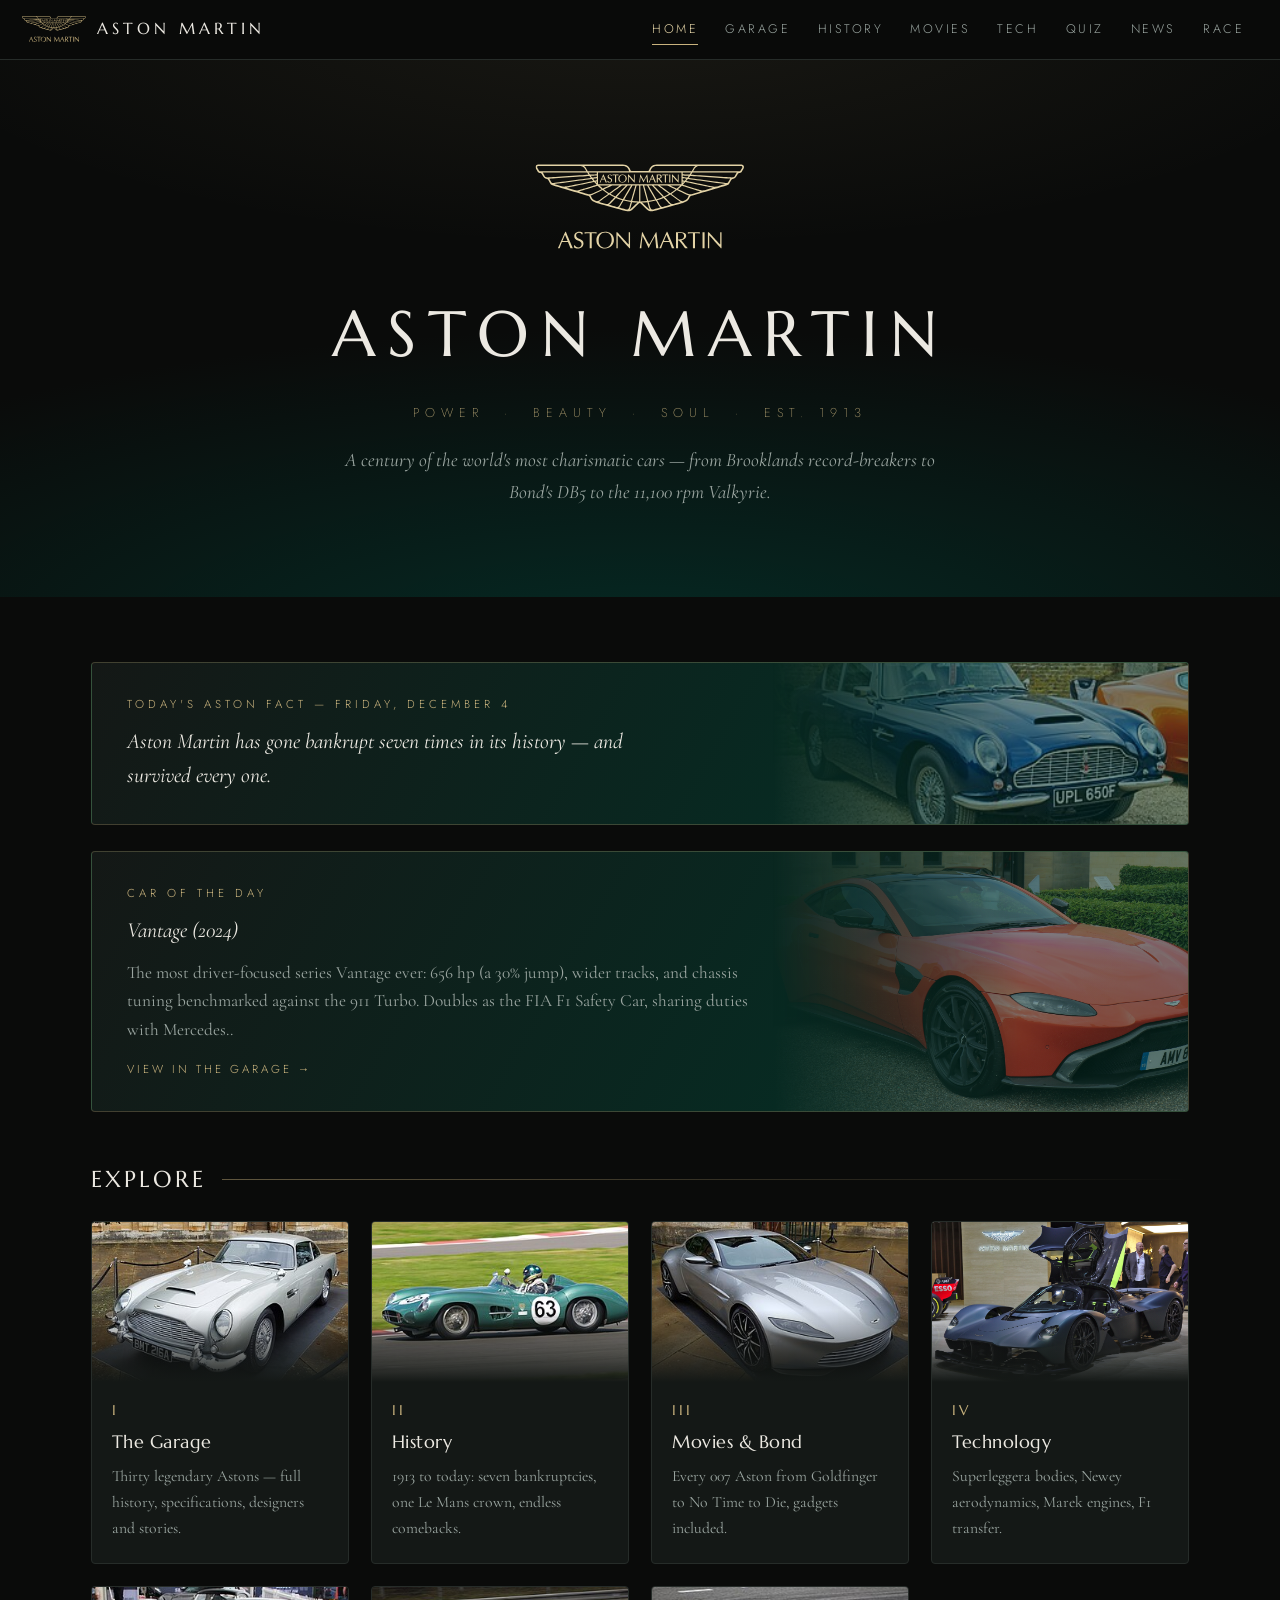
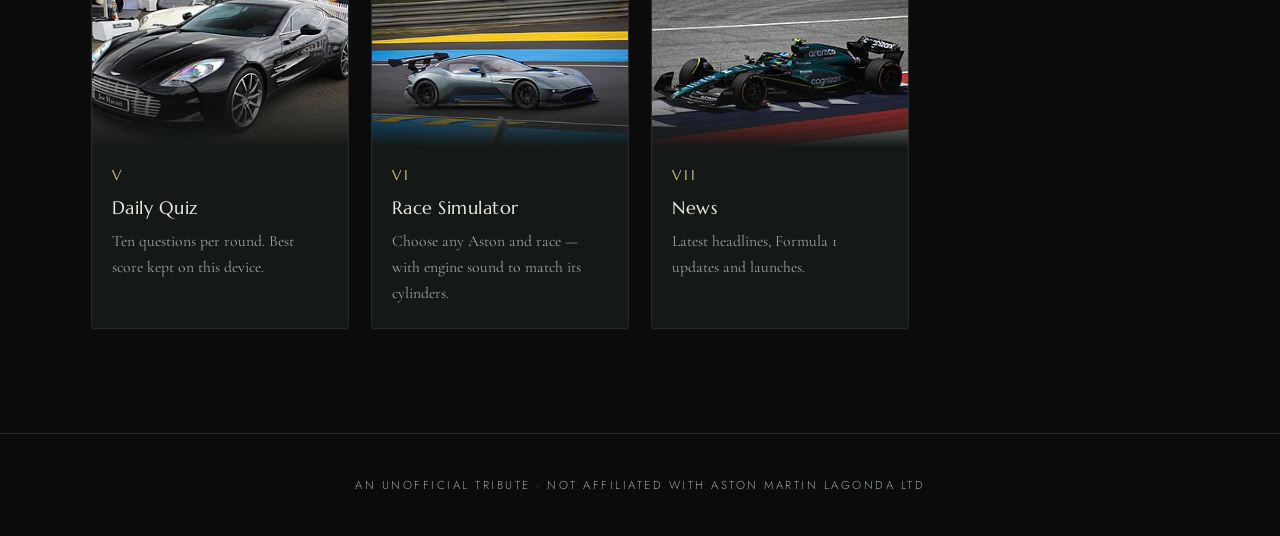
<file: index.html>
<!DOCTYPE html>
<html lang="en">
<head>
<meta charset="UTF-8">
<meta name="viewport" content="width=device-width, initial-scale=1.0">
<title>Aston Martin — Power, Beauty, Soul</title>
<link rel="stylesheet" href="css/style.css?v=5">
</head>
<body>
<nav>
  <a class="brand" href="index.html">
    <span class="wings-logo nav-wings"></span>
    Aston Martin
  </a>
  <span class="spacer"></span>
  <a class="link active" href="index.html">Home</a>
  <a class="link" href="cars.html">Garage</a>
  <a class="link" href="history.html">History</a>
  <a class="link" href="movies.html">Movies</a>
  <a class="link" href="tech.html">Tech</a>
  <a class="link" href="quiz.html">Quiz</a>
  <a class="link" href="news.html">News</a>
  <a class="link" href="game.html">Race</a>
</nav>

<div class="hero">
  <div class="hero-img" id="heroImg"></div>
  <div class="wings-mark">
    <span class="wings-logo hero-wings"></span>
  </div>
  <h1>Aston Martin</h1>
  <div class="est">Power &nbsp;·&nbsp; Beauty &nbsp;·&nbsp; Soul &nbsp;·&nbsp; Est. 1913</div>
  <p class="lead">A century of the world's most charismatic cars — from Brooklands record-breakers
     to Bond's DB5 to the 11,100&nbsp;rpm Valkyrie.</p>
</div>

<div class="container">
  <div class="spotlight reveal">
    <div class="photo-side" id="factPhoto"></div>
    <div>
      <div class="eyebrow">Today's Aston Fact — <span id="factDate"></span></div>
      <div class="fact" id="dailyFact">Loading…</div>
    </div>
  </div>

  <div class="spotlight linked reveal" id="carSpotlight">
    <div class="photo-side" id="carPhoto"></div>
    <div>
      <div class="eyebrow">Car of the Day</div>
      <div class="fact" id="dailyCarName"></div>
      <p id="dailyCarBlurb" style="color:var(--mist); margin-top:0.7rem"></p>
      <div class="goto">View in the Garage →</div>
    </div>
  </div>

  <h2>Explore</h2>
  <div class="grid">
    <a class="card tile reveal" href="cars.html"><div class="photo" data-img="db5"></div><div class="body"><div class="roman">I</div><h3>The Garage</h3><p>Thirty legendary Astons — full history, specifications, designers and stories.</p></div></a>
    <a class="card tile reveal" href="history.html"><div class="photo" data-img="dbr1"></div><div class="body"><div class="roman">II</div><h3>History</h3><p>1913 to today: seven bankruptcies, one Le Mans crown, endless comebacks.</p></div></a>
    <a class="card tile reveal" href="movies.html"><div class="photo" data-img="db10"></div><div class="body"><div class="roman">III</div><h3>Movies &amp; Bond</h3><p>Every 007 Aston from Goldfinger to No Time to Die, gadgets included.</p></div></a>
    <a class="card tile reveal" href="tech.html"><div class="photo" data-img="valkyrie"></div><div class="body"><div class="roman">IV</div><h3>Technology</h3><p>Superleggera bodies, Newey aerodynamics, Marek engines, F1 transfer.</p></div></a>
    <a class="card tile reveal" href="quiz.html"><div class="photo" data-img="one77"></div><div class="body"><div class="roman">V</div><h3>Daily Quiz</h3><p>Ten questions per round. Best score kept on this device.</p></div></a>
    <a class="card tile reveal" href="game.html"><div class="photo" data-img="vulcan"></div><div class="body"><div class="roman">VI</div><h3>Race Simulator</h3><p>Choose any Aston and race — with engine sound to match its cylinders.</p></div></a>
    <a class="card tile reveal" href="news.html"><div class="photo" data-img="amr23"></div><div class="body"><div class="roman">VII</div><h3>News</h3><p>Latest headlines, Formula 1 updates and launches.</p></div></a>
  </div>
</div>

<footer>An unofficial tribute · Not affiliated with Aston Martin Lagonda Ltd</footer>

<script src="js/data.js?v=5"></script>
<script src="js/ui.js?v=5"></script>
<script src="js/main.js?v=5"></script>
</body>
</html>
</file>
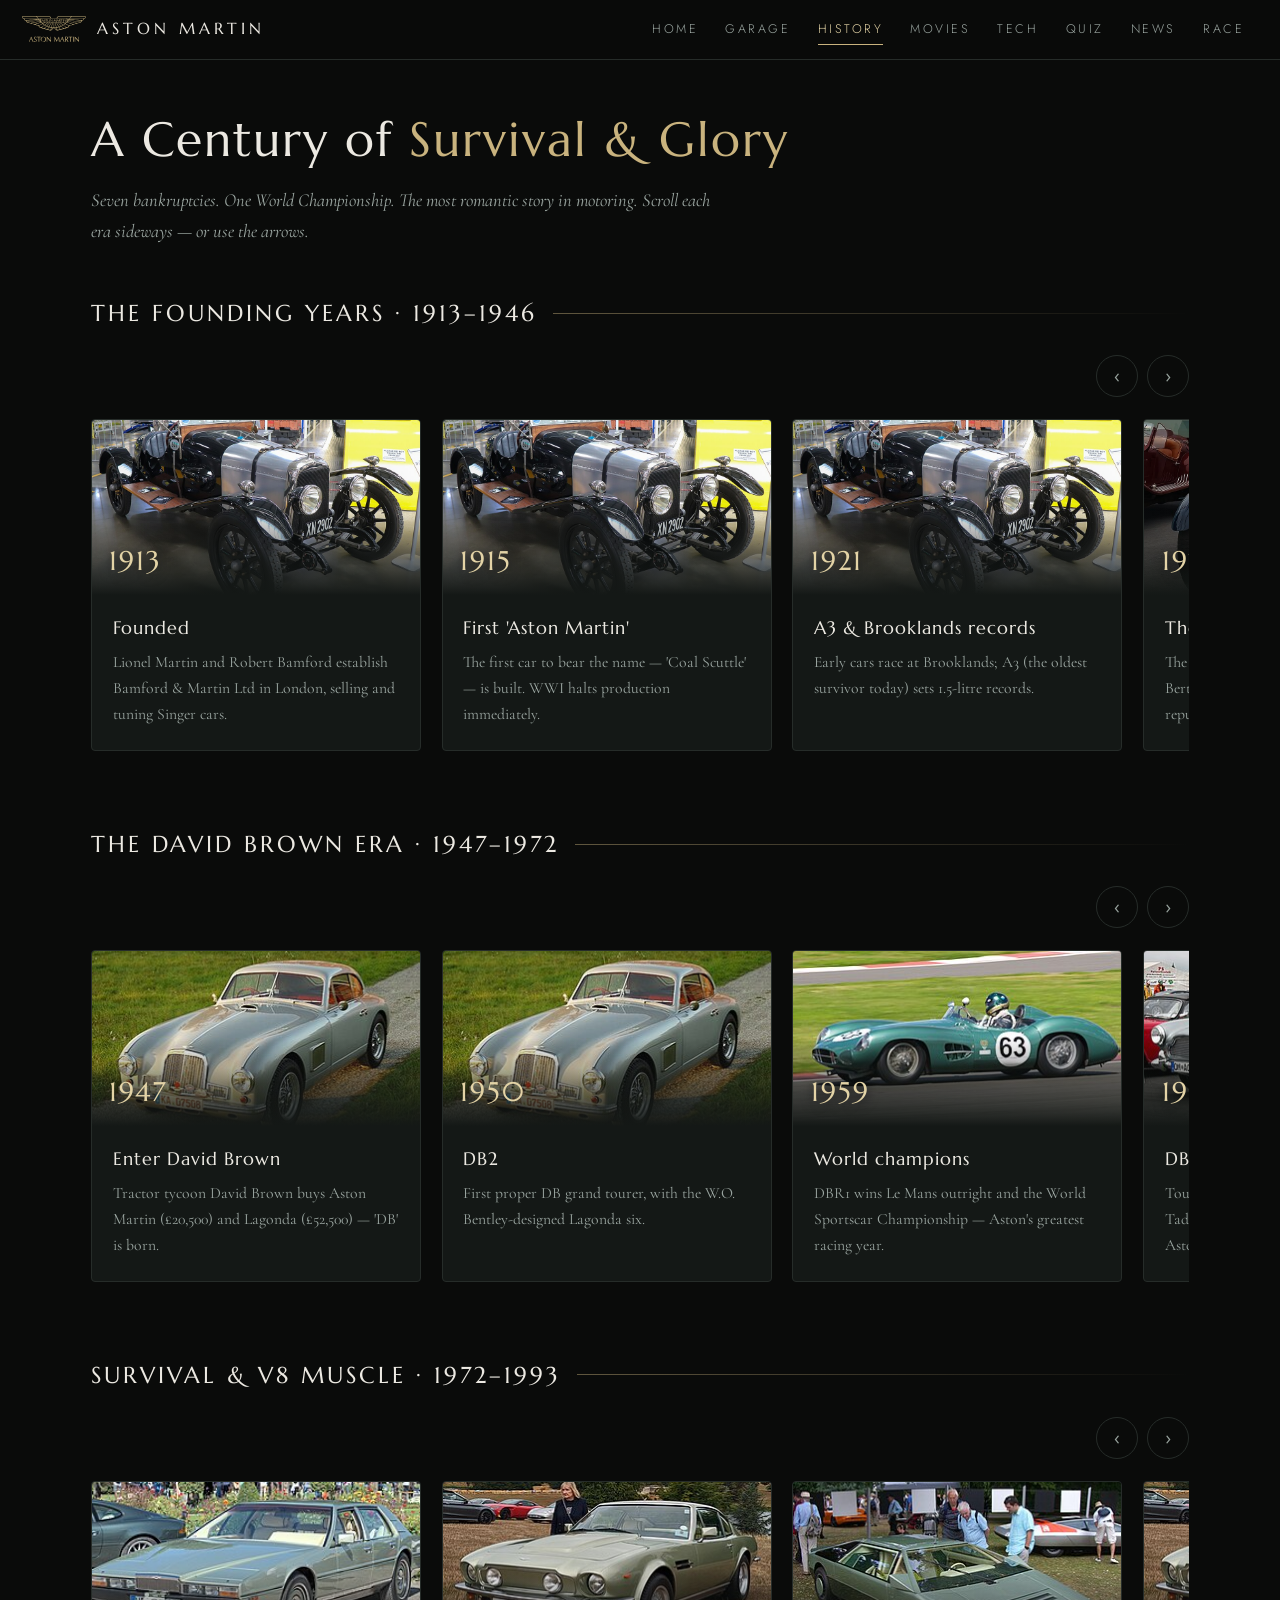
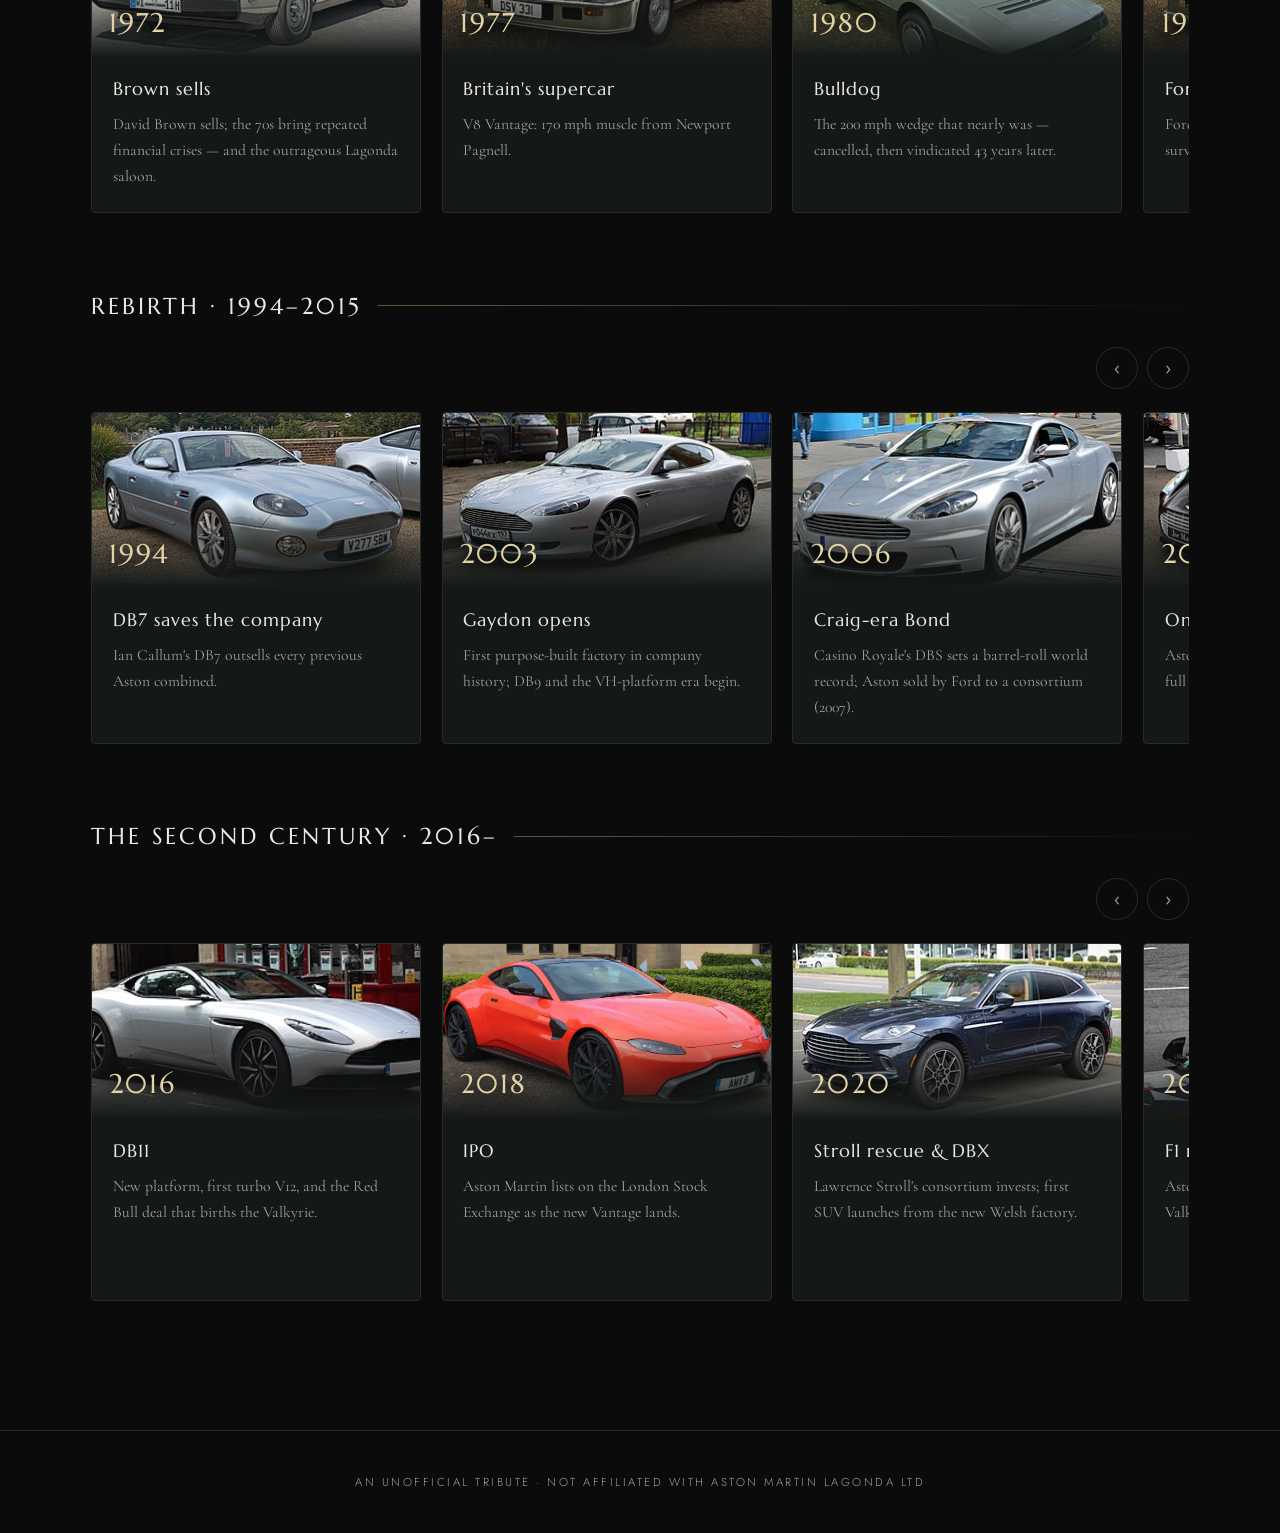
<file: history.html>
<!DOCTYPE html>
<html lang="en">
<head>
<meta charset="UTF-8">
<meta name="viewport" content="width=device-width, initial-scale=1.0">
<title>History — Aston Martin</title>
<link rel="stylesheet" href="css/style.css?v=5">
</head>
<body>
<nav>
  <a class="brand" href="index.html">
    <span class="wings-logo nav-wings"></span>
    Aston Martin
  </a>
  <span class="spacer"></span>
  <a class="link" href="index.html">Home</a>
  <a class="link" href="cars.html">Garage</a>
  <a class="link active" href="history.html">History</a>
  <a class="link" href="movies.html">Movies</a>
  <a class="link" href="tech.html">Tech</a>
  <a class="link" href="quiz.html">Quiz</a>
  <a class="link" href="news.html">News</a>
  <a class="link" href="game.html">Race</a>
</nav>

<div class="container">
  <h1>A Century of <span class="accent">Survival &amp; Glory</span></h1>
  <p class="subtitle">Seven bankruptcies. One World Championship. The most romantic story in motoring.
     Scroll each era sideways — or use the arrows.</p>
  <div id="eras"></div>
</div>

<footer>An unofficial tribute · Not affiliated with Aston Martin Lagonda Ltd</footer>

<script src="js/data.js?v=5"></script>
<script src="js/ui.js?v=5"></script>
<script>
(function () {
  const wrap = document.getElementById('eras');
  const eras = [...new Set(TIMELINE.map(t => t.era))];
  wrap.innerHTML = eras.map((era, ei) => {
    const cards = TIMELINE.filter(t => t.era === era).map(t => `
      <div class="era-card">
        <div class="photo" data-img="${t.img}"><span class="year-tag">${t.year}</span></div>
        <div class="body"><h3>${t.title}</h3><p>${t.text}</p></div>
      </div>`).join('');
    return `
      <h2 class="reveal">${era}</h2>
      <div class="era-strip-wrap reveal">
        <div class="strip-nav">
          <button data-dir="-1" data-strip="${ei}" aria-label="Scroll left">‹</button>
          <button data-dir="1" data-strip="${ei}" aria-label="Scroll right">›</button>
        </div>
        <div class="era-strip" id="strip${ei}">${cards}</div>
      </div>`;
  }).join('');

  wrap.querySelectorAll('.photo[data-img]').forEach(el => AMUI.photo(el, el.dataset.img));
  wrap.addEventListener('click', e => {
    const btn = e.target.closest('button[data-strip]');
    if (!btn) return;
    document.getElementById('strip' + btn.dataset.strip)
      .scrollBy({ left: 350 * Number(btn.dataset.dir), behavior: 'smooth' });
  });
  AMUI.reveal();
})();
</script>
</body>
</html>
</file>
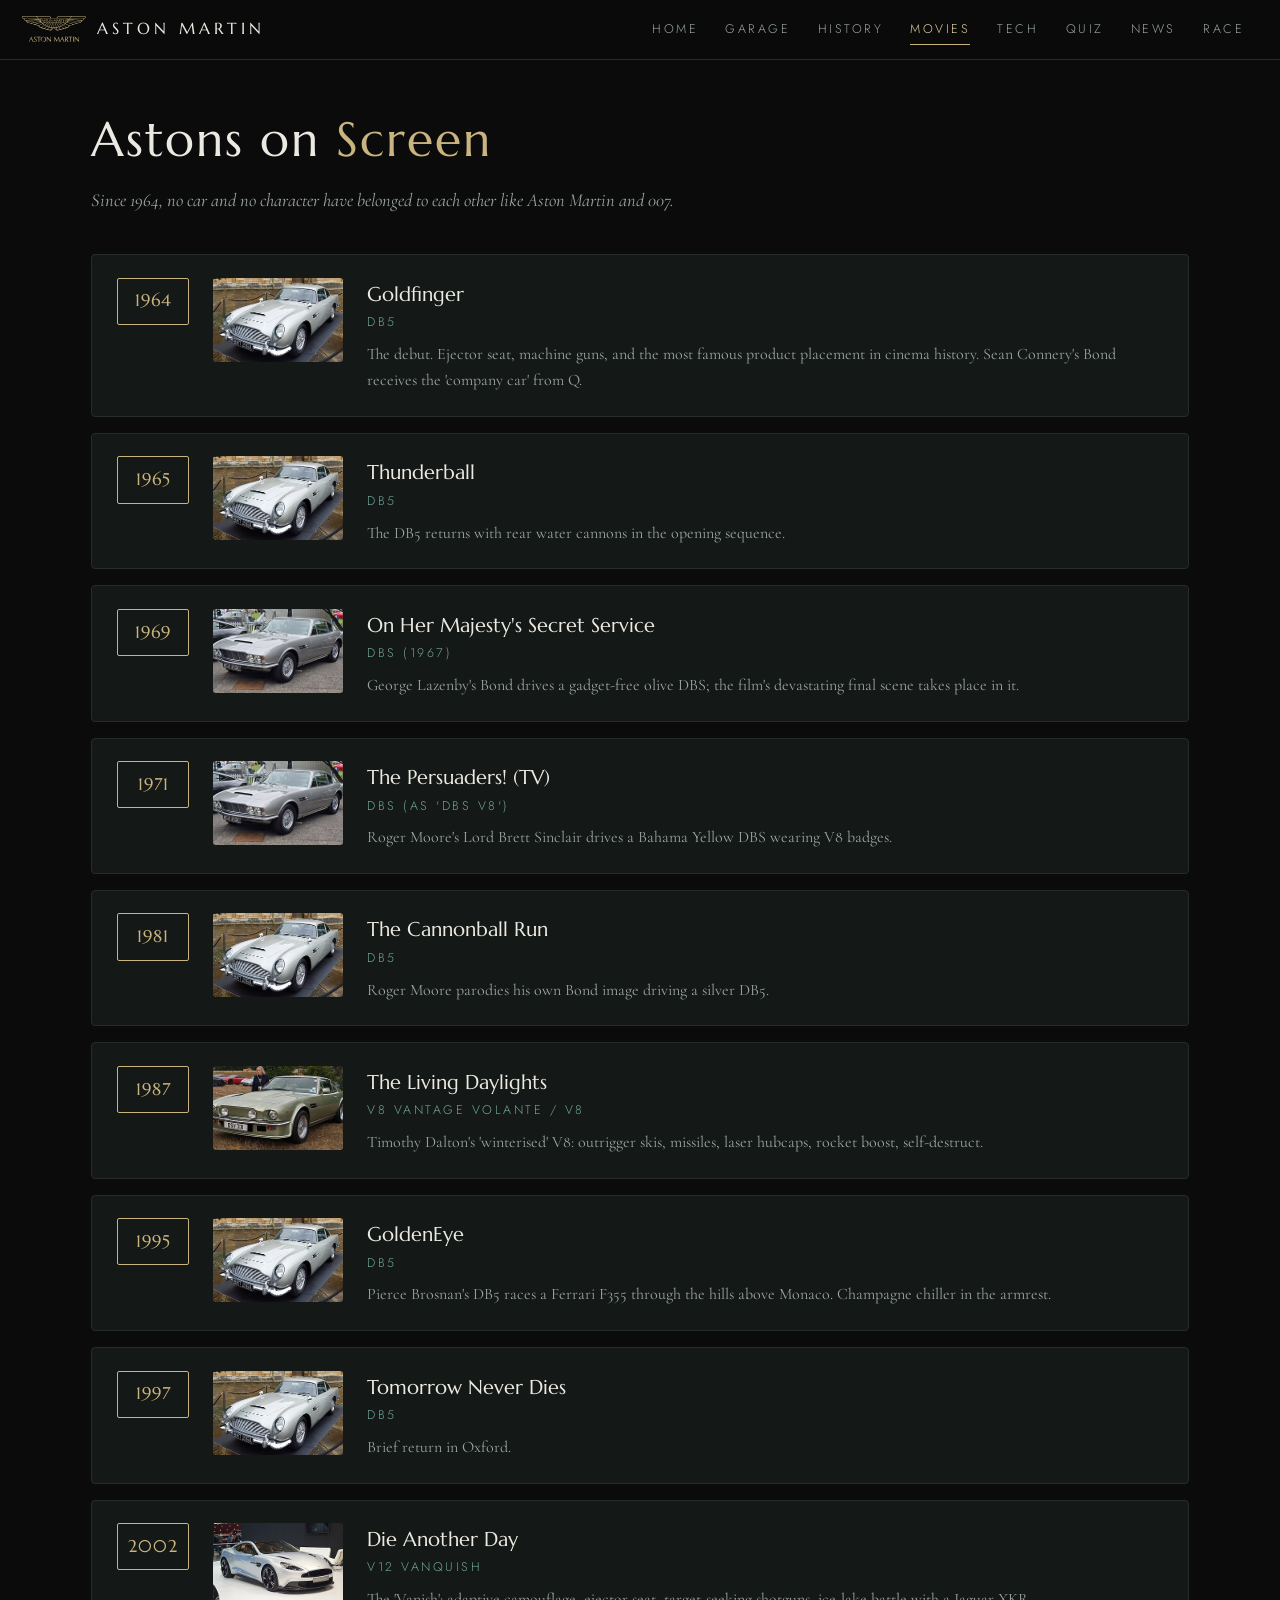
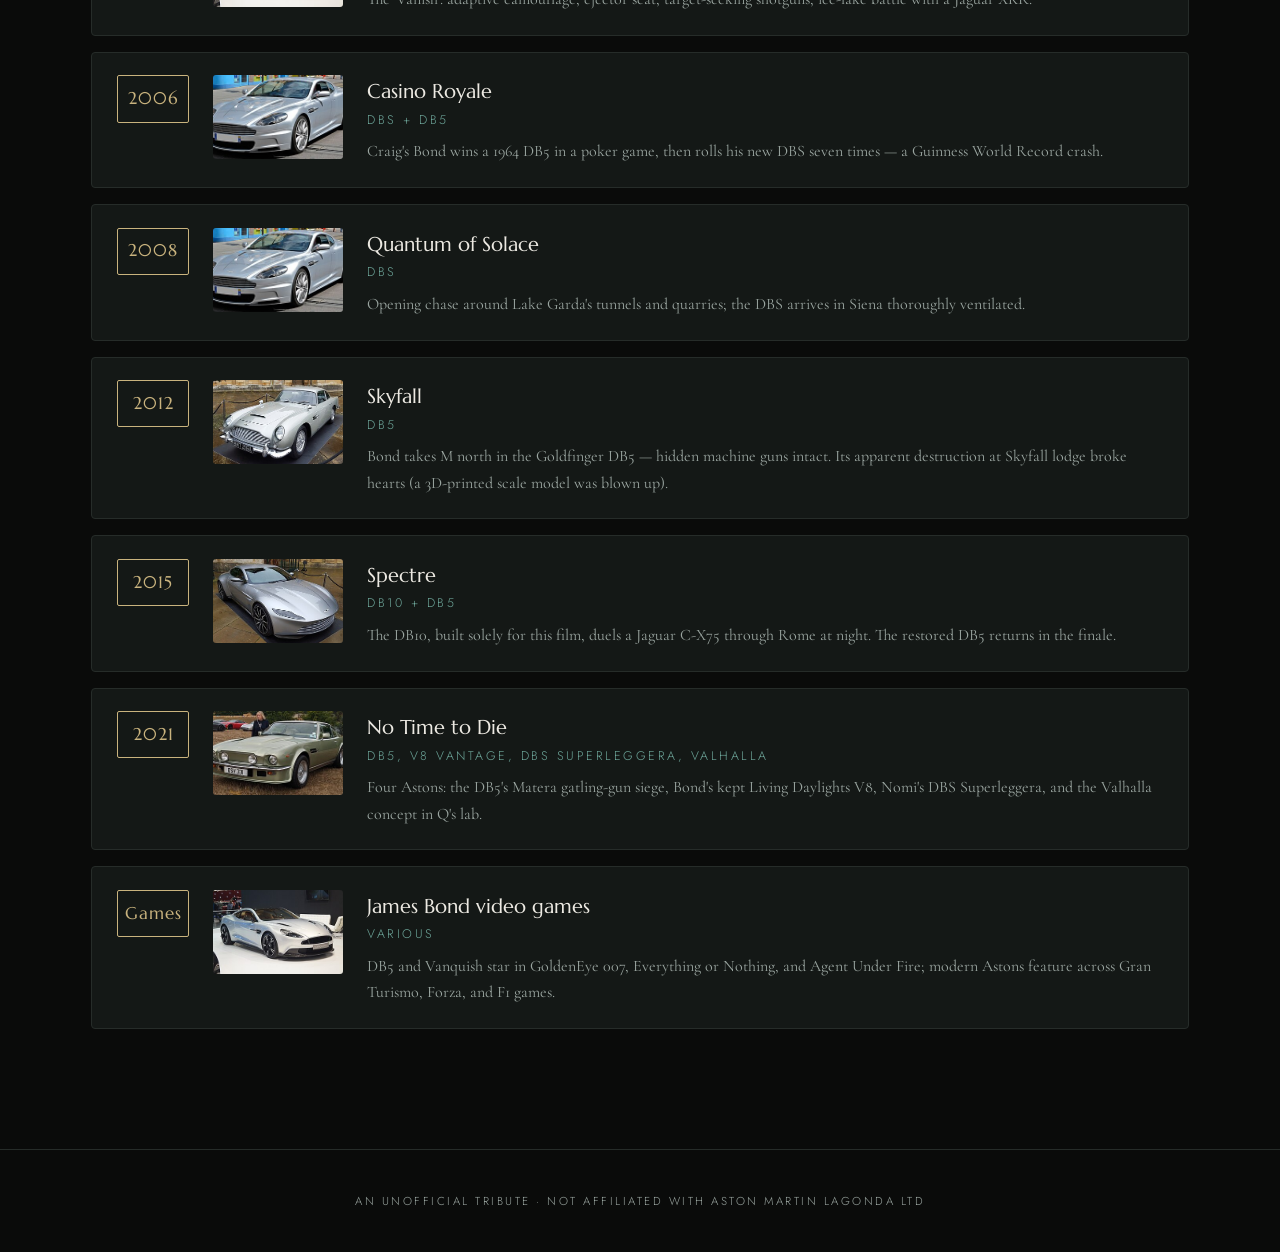
<file: movies.html>
<!DOCTYPE html>
<html lang="en">
<head>
<meta charset="UTF-8">
<meta name="viewport" content="width=device-width, initial-scale=1.0">
<title>Movies &amp; Bond — Aston Martin</title>
<link rel="stylesheet" href="css/style.css?v=5">
<style>
  .movie-card .thumb {
    flex: 0 0 130px; height: 84px; border-radius: 3px;
    background-size: cover; background-position: center; background-color: var(--green-deep);
  }
  @media (max-width: 560px) { .movie-card .thumb { display: none; } }
</style>
</head>
<body>
<nav>
  <a class="brand" href="index.html">
    <span class="wings-logo nav-wings"></span>
    Aston Martin
  </a>
  <span class="spacer"></span>
  <a class="link" href="index.html">Home</a>
  <a class="link" href="cars.html">Garage</a>
  <a class="link" href="history.html">History</a>
  <a class="link active" href="movies.html">Movies</a>
  <a class="link" href="tech.html">Tech</a>
  <a class="link" href="quiz.html">Quiz</a>
  <a class="link" href="news.html">News</a>
  <a class="link" href="game.html">Race</a>
</nav>

<div class="container">
  <h1>Astons on <span class="accent">Screen</span></h1>
  <p class="subtitle">Since 1964, no car and no character have belonged to each other like Aston Martin and 007.</p>
  <div id="movieList"></div>
</div>

<footer>An unofficial tribute · Not affiliated with Aston Martin Lagonda Ltd</footer>

<script src="js/data.js?v=5"></script>
<script src="js/ui.js?v=5"></script>
<script>
(function () {
  document.getElementById('movieList').innerHTML = MOVIES
    .slice().sort((a, b) => (a.year || 9999) - (b.year || 9999))
    .map(m => `
    <div class="movie-card reveal">
      <div class="year-chip">${m.year || 'Games'}</div>
      <div class="thumb" data-img="${m.carId || ''}"></div>
      <div>
        <h3>${m.film}</h3>
        <div class="car-name">${m.car}</div>
        <p>${m.note}</p>
      </div>
    </div>`).join('');
  document.querySelectorAll('.thumb[data-img]').forEach(el => AMUI.photo(el, el.dataset.img));
  AMUI.reveal();
})();
</script>
</body>
</html>
</file>
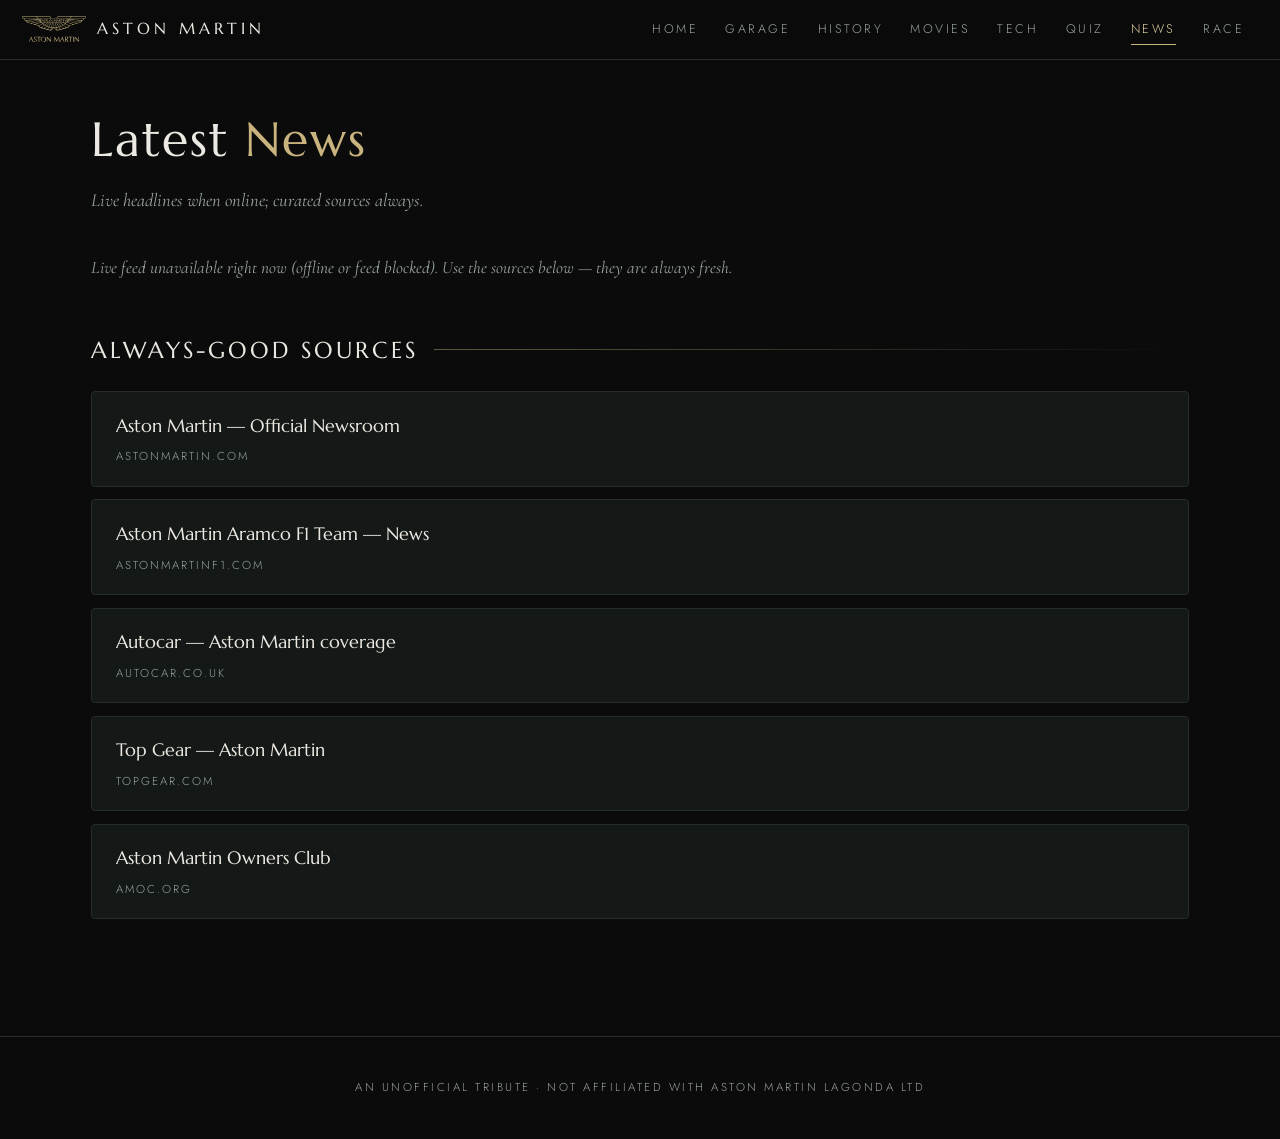
<file: news.html>
<!DOCTYPE html>
<html lang="en">
<head>
<meta charset="UTF-8">
<meta name="viewport" content="width=device-width, initial-scale=1.0">
<title>News — Aston Martin</title>
<link rel="stylesheet" href="css/style.css?v=5">
</head>
<body>
<nav>
  <a class="brand" href="index.html">
    <span class="wings-logo nav-wings"></span>
    Aston Martin
  </a>
  <span class="spacer"></span>
  <a class="link" href="index.html">Home</a>
  <a class="link" href="cars.html">Garage</a>
  <a class="link" href="history.html">History</a>
  <a class="link" href="movies.html">Movies</a>
  <a class="link" href="tech.html">Tech</a>
  <a class="link" href="quiz.html">Quiz</a>
  <a class="link active" href="news.html">News</a>
  <a class="link" href="game.html">Race</a>
</nav>

<div class="container">
  <h1>Latest <span class="accent">News</span></h1>
  <p class="subtitle">Live headlines when online; curated sources always.</p>
  <div id="newsFeed"><p class="news-note">Fetching latest headlines…</p></div>

  <h2>Always-good sources</h2>
  <div class="news-item reveal"><a href="https://www.astonmartin.com/en/our-world/news" target="_blank" rel="noopener">Aston Martin — Official Newsroom</a><div class="meta">astonmartin.com</div></div>
  <div class="news-item reveal"><a href="https://www.astonmartinf1.com/en-GB/news" target="_blank" rel="noopener">Aston Martin Aramco F1 Team — News</a><div class="meta">astonmartinf1.com</div></div>
  <div class="news-item reveal"><a href="https://www.autocar.co.uk/car-news/aston-martin" target="_blank" rel="noopener">Autocar — Aston Martin coverage</a><div class="meta">autocar.co.uk</div></div>
  <div class="news-item reveal"><a href="https://www.topgear.com/car-news/aston-martin" target="_blank" rel="noopener">Top Gear — Aston Martin</a><div class="meta">topgear.com</div></div>
  <div class="news-item reveal"><a href="https://www.amoc.org/" target="_blank" rel="noopener">Aston Martin Owners Club</a><div class="meta">amoc.org</div></div>
</div>

<footer>An unofficial tribute · Not affiliated with Aston Martin Lagonda Ltd</footer>

<script src="js/ui.js?v=5"></script>
<script src="js/news.js?v=5"></script>
</body>
</html>
</file>
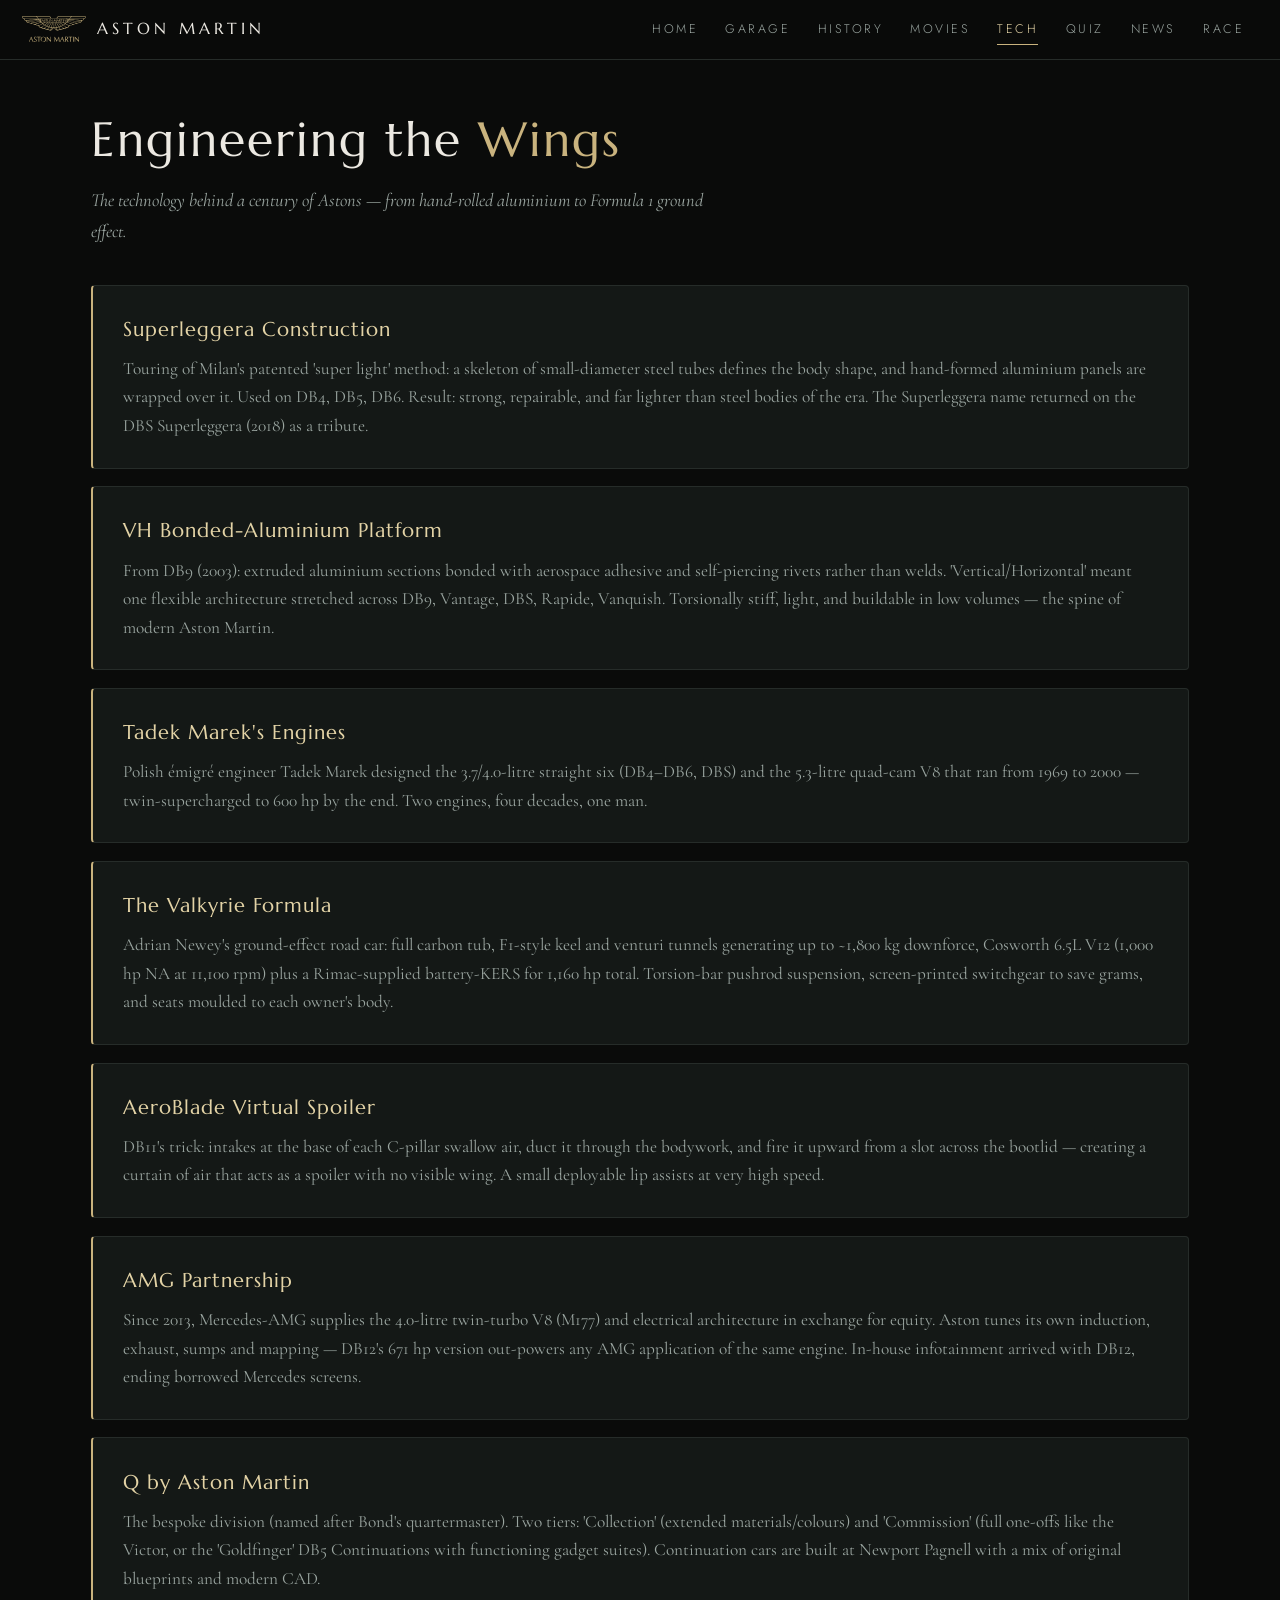
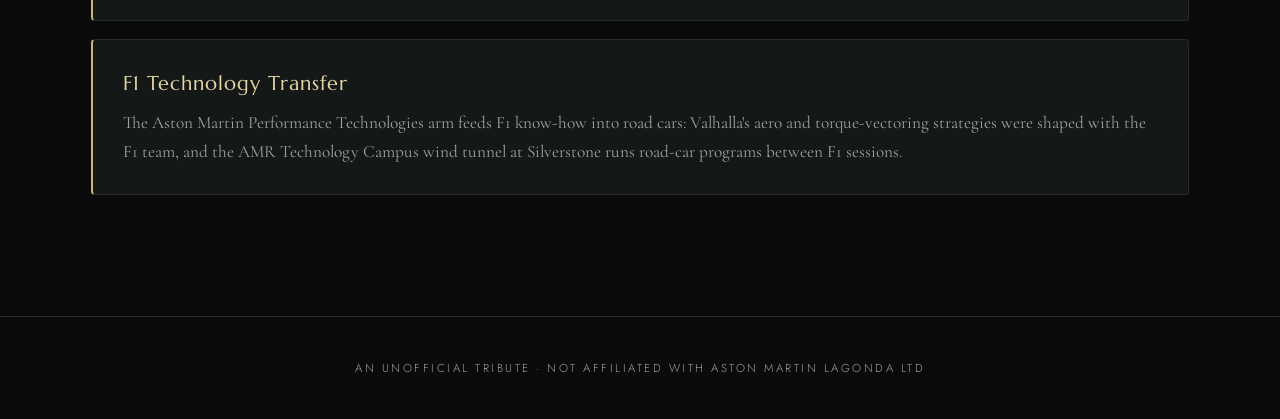
<file: tech.html>
<!DOCTYPE html>
<html lang="en">
<head>
<meta charset="UTF-8">
<meta name="viewport" content="width=device-width, initial-scale=1.0">
<title>Technology — Aston Martin</title>
<link rel="stylesheet" href="css/style.css?v=5">
</head>
<body>
<nav>
  <a class="brand" href="index.html">
    <span class="wings-logo nav-wings"></span>
    Aston Martin
  </a>
  <span class="spacer"></span>
  <a class="link" href="index.html">Home</a>
  <a class="link" href="cars.html">Garage</a>
  <a class="link" href="history.html">History</a>
  <a class="link" href="movies.html">Movies</a>
  <a class="link active" href="tech.html">Tech</a>
  <a class="link" href="quiz.html">Quiz</a>
  <a class="link" href="news.html">News</a>
  <a class="link" href="game.html">Race</a>
</nav>

<div class="container">
  <h1>Engineering the <span class="accent">Wings</span></h1>
  <p class="subtitle">The technology behind a century of Astons — from hand-rolled aluminium to Formula 1 ground effect.</p>
  <div id="techList"></div>
</div>

<footer>An unofficial tribute · Not affiliated with Aston Martin Lagonda Ltd</footer>

<script src="js/data.js?v=5"></script>
<script src="js/ui.js?v=5"></script>
<script>
document.getElementById('techList').innerHTML = TECH.map(t =>
  `<div class="tech-card reveal"><h3>${t.title}</h3><p>${t.body}</p></div>`
).join('');
AMUI.reveal();
</script>
</body>
</html>
</file>
<file: css/style.css>
/* ===== ASTON MARTIN — POWER, BEAUTY, SOUL ===== */
@import url('https://fonts.googleapis.com/css2?family=Marcellus&family=Cormorant+Garamond:ital,wght@0,400;0,500;1,400&family=Jost:wght@200;300;400;500&display=swap');

:root {
  --black: #0a0b0a;
  --coal: #101312;
  --card: #141816;
  --card-hover: #1a201d;
  --green: #00493e;
  --green-deep: #013328;
  --racing: #00594f;
  --seafoam: #6ea79b;
  --champagne: #c9b37e;
  --champagne-bright: #e3d3a6;
  --ivory: #ece9e2;
  --mist: #9aa5a0;
  --line: #262c29;
  --serif: 'Marcellus', 'Palatino Linotype', Palatino, serif;
  --body: 'Cormorant Garamond', Georgia, serif;
  --sans: 'Jost', 'Segoe UI', Arial, sans-serif;
}

* { margin: 0; padding: 0; box-sizing: border-box; }
html { scroll-behavior: smooth; }

body {
  background: var(--black);
  color: var(--ivory);
  font-family: var(--body);
  font-size: 1.08rem;
  line-height: 1.65;
  min-height: 100vh;
  -webkit-font-smoothing: antialiased;
}

::selection { background: var(--green); color: var(--ivory); }

/* ===== NAV ===== */
nav {
  position: sticky; top: 0; z-index: 100;
  background: rgba(10, 11, 10, 0.92);
  backdrop-filter: blur(14px);
  border-bottom: 1px solid var(--line);
  padding: 0 1.4rem;
  display: flex; align-items: center; flex-wrap: wrap;
}
nav .brand {
  display: flex; align-items: center; gap: 0.65rem;
  font-family: var(--serif); font-size: 1.02rem; letter-spacing: 4px;
  color: var(--ivory); padding: 1rem 1.4rem 1rem 0;
  text-transform: uppercase; text-decoration: none;
}
nav .brand svg { display: block; }

/* real heritage wings badge (1935, public domain) tinted via CSS mask */
.wings-logo {
  display: inline-block; background: var(--champagne);
  -webkit-mask: url('../img/wings.svg') no-repeat center / contain;
  mask: url('../img/wings.svg') no-repeat center / contain;
}
.nav-wings { width: 64px; height: 26px; flex: 0 0 auto; }
.hero-wings { width: 210px; height: 86px; margin: 0 auto; background: var(--champagne-bright); }
a:hover .nav-wings { background: var(--champagne-bright); }
nav .spacer { flex: 1; }
nav a.link {
  color: var(--mist); text-decoration: none; padding: 1.1rem 0.85rem;
  font-family: var(--sans); font-weight: 300; font-size: 0.78rem;
  text-transform: uppercase; letter-spacing: 2.5px;
  position: relative; transition: color 0.3s;
}
nav a.link::after {
  content: ''; position: absolute; left: 0.85rem; right: 0.85rem; bottom: 0.75rem;
  height: 1px; background: var(--champagne); transform: scaleX(0);
  transform-origin: left; transition: transform 0.35s ease;
}
nav a.link:hover { color: var(--ivory); }
nav a.link:hover::after, nav a.link.active::after { transform: scaleX(1); }
nav a.link.active { color: var(--champagne-bright); }

/* ===== LAYOUT / TYPE ===== */
.container { max-width: 1150px; margin: 0 auto; padding: 2.5rem 1.6rem; }

h1 {
  font-family: var(--serif); font-weight: 400;
  font-size: clamp(2rem, 4.5vw, 3rem); letter-spacing: 2px; margin-bottom: 0.4rem;
}
h1 .accent { color: var(--champagne); }
.subtitle {
  color: var(--mist); font-style: italic; font-size: 1.15rem;
  margin-bottom: 2.4rem; max-width: 640px;
}
h2 {
  font-family: var(--serif); font-weight: 400; font-size: 1.45rem;
  letter-spacing: 3px; text-transform: uppercase;
  margin: 3rem 0 1.4rem; color: var(--ivory);
  display: flex; align-items: center; gap: 1rem;
}
h2::after { content: ''; flex: 1; height: 1px; background: linear-gradient(90deg, var(--champagne), transparent); opacity: 0.45; }

.eyebrow {
  font-family: var(--sans); font-weight: 300; font-size: 0.72rem;
  letter-spacing: 4px; text-transform: uppercase; color: var(--champagne);
  margin-bottom: 0.7rem;
}

/* ===== REVEAL ANIMATIONS ===== */
.reveal { opacity: 0; transform: translateY(26px); transition: opacity 0.9s ease, transform 0.9s cubic-bezier(0.22, 1, 0.36, 1); }
.reveal.in { opacity: 1; transform: none; }
@media (prefers-reduced-motion: reduce) {
  .reveal { opacity: 1; transform: none; transition: none; }
}

/* ===== HERO ===== */
.hero {
  position: relative; text-align: center; padding: 6.5rem 1.5rem 5.5rem;
  overflow: hidden;
  background:
    radial-gradient(ellipse 80% 60% at 50% 110%, rgba(0, 73, 62, 0.5), transparent),
    radial-gradient(ellipse 60% 45% at 50% -10%, rgba(201, 179, 126, 0.08), transparent),
    var(--black);
}
.hero-img {
  position: absolute; inset: 0; background-size: cover; background-position: center 60%;
  opacity: 0.22; animation: kenburns 24s ease-in-out infinite alternate;
  mask-image: linear-gradient(to bottom, transparent, #000 25%, #000 70%, transparent);
  -webkit-mask-image: linear-gradient(to bottom, transparent, #000 25%, #000 70%, transparent);
}
@keyframes kenburns { from { transform: scale(1); } to { transform: scale(1.09) translateY(-8px); } }
.hero > * { position: relative; }
.hero .wings-mark { margin-bottom: 1.4rem; animation: fadeDown 1.2s ease both; }
.hero h1 {
  font-size: clamp(2.2rem, 6vw, 4rem); letter-spacing: 12px; text-transform: uppercase;
  margin: 0; animation: fadeDown 1.2s 0.15s ease both;
}
.hero .est {
  font-family: var(--sans); font-weight: 200; letter-spacing: 6px; font-size: 0.8rem;
  color: var(--champagne); text-transform: uppercase; margin-top: 0.9rem;
  animation: fadeDown 1.2s 0.3s ease both;
}
.hero p.lead {
  color: var(--mist); font-size: 1.2rem; font-style: italic;
  max-width: 620px; margin: 1.4rem auto 0; animation: fadeDown 1.2s 0.45s ease both;
}
@keyframes fadeDown { from { opacity: 0; transform: translateY(-18px); } to { opacity: 1; transform: none; } }

/* ===== CARDS ===== */
.grid { display: grid; grid-template-columns: repeat(auto-fill, minmax(255px, 1fr)); gap: 1.4rem; }
.card {
  background: var(--card); border: 1px solid var(--line); border-radius: 4px;
  overflow: hidden; cursor: pointer;
  transition: transform 0.4s cubic-bezier(0.22, 1, 0.36, 1), border-color 0.4s, box-shadow 0.4s;
}
.card:hover {
  border-color: rgba(201, 179, 126, 0.5); transform: translateY(-5px);
  box-shadow: 0 18px 42px rgba(0, 0, 0, 0.5);
}
.card .photo {
  height: 160px; background-size: cover; background-position: center;
  background-color: var(--green-deep); position: relative;
  transition: transform 0.6s ease; transform-origin: center;
}
.card:hover .photo { transform: scale(1.05); }
.card .photo::after {
  content: ''; position: absolute; inset: 0;
  background: linear-gradient(to top, var(--card) 0%, transparent 45%);
}
.card .photo.noimg::before {
  content: 'AM'; position: absolute; inset: 0; display: flex; align-items: center;
  justify-content: center; font-family: var(--serif); font-size: 2.6rem;
  letter-spacing: 6px; color: rgba(201, 179, 126, 0.35);
}
.card .body { padding: 1.1rem 1.25rem 1.3rem; }
.card h3 { font-family: var(--serif); font-weight: 400; font-size: 1.12rem; letter-spacing: 0.5px; }
.card .years { color: var(--champagne); font-family: var(--sans); font-weight: 300; font-size: 0.78rem; letter-spacing: 2px; margin-top: 0.15rem; }
.card .cat {
  display: inline-block; margin-top: 0.6rem; font-size: 0.62rem; font-family: var(--sans);
  font-weight: 400; text-transform: uppercase; letter-spacing: 2px; color: var(--seafoam);
  border: 1px solid var(--line); border-radius: 2px; padding: 0.18rem 0.55rem;
}
.card .stat-mini { margin-top: 0.7rem; color: var(--mist); font-size: 0.86rem; font-family: var(--sans); font-weight: 300; letter-spacing: 0.5px; }

/* home tiles */
.tile { display: block; text-decoration: none; color: var(--ivory); }
.tile .body p { color: var(--mist); font-size: 0.98rem; margin-top: 0.4rem; }
.tile .roman {
  font-family: var(--serif); font-size: 0.85rem; color: var(--champagne);
  letter-spacing: 3px; margin-bottom: 0.4rem;
}

/* ===== DAILY SPOTLIGHT ===== */
.spotlight {
  position: relative; overflow: hidden;
  background: linear-gradient(120deg, var(--card), var(--green-deep));
  border: 1px solid rgba(201, 179, 126, 0.25); border-radius: 4px;
  padding: 2rem 2.2rem; margin: 1.6rem 0;
}
.spotlight .fact { font-size: 1.35rem; font-style: italic; line-height: 1.55; max-width: 56ch; }
.spotlight.linked { cursor: pointer; transition: border-color 0.35s; }
.spotlight.linked:hover { border-color: var(--champagne); }
.spotlight .goto {
  font-family: var(--sans); font-weight: 300; font-size: 0.72rem; letter-spacing: 3px;
  text-transform: uppercase; color: var(--champagne); margin-top: 1rem;
}
.spotlight .photo-side {
  position: absolute; top: 0; right: 0; bottom: 0; width: 38%;
  background-size: cover; background-position: center; opacity: 0.5;
  mask-image: linear-gradient(to right, transparent, #000 60%);
  -webkit-mask-image: linear-gradient(to right, transparent, #000 60%);
}
@media (max-width: 700px) { .spotlight .photo-side { display: none; } }
.spotlight > div { position: relative; max-width: 62%; }
@media (max-width: 700px) { .spotlight > div { max-width: 100%; } }

/* ===== FILTERS ===== */
.filters { display: flex; gap: 0.6rem; flex-wrap: wrap; margin-bottom: 1.8rem; }
.filters button {
  background: transparent; color: var(--mist); border: 1px solid var(--line);
  border-radius: 2px; padding: 0.45rem 1.15rem; cursor: pointer;
  font-family: var(--sans); font-weight: 300; font-size: 0.75rem;
  letter-spacing: 2px; text-transform: uppercase; transition: all 0.3s;
}
.filters button:hover { border-color: var(--champagne); color: var(--ivory); }
.filters button.active { background: var(--green); color: var(--ivory); border-color: var(--green); }

/* ===== MODAL ===== */
.modal-overlay {
  display: none; position: fixed; inset: 0; z-index: 200;
  background: rgba(5, 6, 5, 0.82); overflow-y: auto; padding: 3rem 1rem;
  backdrop-filter: blur(6px);
}
.modal-overlay.open { display: block; }
.modal {
  max-width: 760px; margin: 0 auto; background: var(--coal);
  border: 1px solid rgba(201, 179, 126, 0.35); border-radius: 4px;
  overflow: hidden; position: relative;
  animation: modalIn 0.5s cubic-bezier(0.22, 1, 0.36, 1);
}
@keyframes modalIn { from { opacity: 0; transform: translateY(30px) scale(0.98); } to { opacity: 1; transform: none; } }
.modal .hero-photo {
  height: 300px; background-size: cover; background-position: center;
  background-color: var(--green-deep); position: relative;
}
.modal .hero-photo::after {
  content: ''; position: absolute; inset: 0;
  background: linear-gradient(to top, var(--coal) 2%, transparent 55%);
}
.modal .hero-photo.noimg::before {
  content: 'ASTON MARTIN'; position: absolute; inset: 0; display: flex;
  align-items: center; justify-content: center; font-family: var(--serif);
  letter-spacing: 8px; font-size: 1.6rem; color: rgba(201, 179, 126, 0.3);
}
.modal .inner { padding: 1.6rem 2.4rem 2.4rem; }
.modal .close {
  position: absolute; top: 1rem; right: 1.1rem; z-index: 2;
  background: rgba(10, 11, 10, 0.6); border: 1px solid var(--line);
  border-radius: 50%; width: 40px; height: 40px;
  color: var(--ivory); font-size: 1.05rem; cursor: pointer;
  font-family: var(--sans); transition: all 0.3s;
}
.modal .close:hover { border-color: var(--champagne); color: var(--champagne); }
.modal h2 { margin: 0; text-transform: none; letter-spacing: 1px; font-size: 1.9rem; }
.modal h2::after { display: none; }
.modal .years { color: var(--champagne); font-family: var(--sans); font-weight: 300; letter-spacing: 2.5px; font-size: 0.82rem; text-transform: uppercase; margin-top: 0.3rem; }
.modal .spec-grid {
  display: grid; grid-template-columns: repeat(auto-fill, minmax(170px, 1fr));
  gap: 0.9rem; margin: 1.6rem 0; font-family: var(--sans); font-weight: 300; font-size: 0.92rem;
}
.modal .spec { background: var(--black); border: 1px solid var(--line); border-radius: 2px; padding: 0.8rem 0.9rem; }
.modal .spec .k { color: var(--champagne); font-size: 0.62rem; text-transform: uppercase; letter-spacing: 2px; }
.modal .spec .v { margin-top: 0.2rem; color: var(--ivory); }
.modal ul { margin: 0.5rem 0 0 1.2rem; }
.modal li { margin-bottom: 0.35rem; }
.modal .section-label {
  color: var(--champagne); font-family: var(--sans); font-weight: 300; font-size: 0.68rem;
  text-transform: uppercase; letter-spacing: 3.5px; margin-top: 1.6rem; margin-bottom: 0.3rem;
}
/* price & buying */
.card .stat-mini.price { color: var(--champagne); margin-top: 0.35rem; }
.price-box {
  background: var(--black); border: 1px solid rgba(201, 179, 126, 0.3);
  border-radius: 3px; padding: 1.2rem 1.4rem; margin-top: 0.4rem;
}
.price-value { font-family: var(--serif); font-size: 1.45rem; color: var(--champagne-bright); letter-spacing: 0.5px; }
.price-note { color: var(--mist); font-size: 0.98rem; margin-top: 0.4rem; }
.buy-links { display: flex; flex-wrap: wrap; gap: 0.6rem; margin-top: 0.9rem; }
.buy-links a {
  display: inline-block; color: var(--champagne); text-decoration: none;
  border: 1px solid rgba(201, 179, 126, 0.45); border-radius: 2px;
  padding: 0.45rem 1rem; font-family: var(--sans); font-weight: 300;
  font-size: 0.7rem; letter-spacing: 2px; text-transform: uppercase;
  transition: all 0.3s;
}
.buy-links a:hover { background: var(--champagne); color: var(--black); }
.price-disclaimer {
  color: var(--mist); font-family: var(--sans); font-weight: 300;
  font-size: 0.68rem; letter-spacing: 0.5px; margin-top: 0.9rem; opacity: 0.75;
}

.stat-bars { margin: 1rem 0 1.4rem; font-family: var(--sans); font-weight: 300; font-size: 0.78rem; }
.stat-bars .row { display: flex; align-items: center; gap: 0.7rem; margin-bottom: 0.5rem; }
.stat-bars .row span:first-child { width: 82px; color: var(--mist); text-transform: uppercase; letter-spacing: 2px; font-size: 0.68rem; }
.stat-bars .bar { flex: 1; height: 3px; background: var(--line); border-radius: 2px; overflow: hidden; }
.stat-bars .fill { height: 100%; background: linear-gradient(90deg, var(--green), var(--champagne)); border-radius: 2px; transition: width 1s cubic-bezier(0.22, 1, 0.36, 1); }

/* ===== HISTORY — horizontal era cards ===== */
.era-strip-wrap { position: relative; margin: 0 -1.6rem; padding: 0 1.6rem; }
.era-strip {
  display: flex; gap: 1.3rem; overflow-x: auto; padding: 1rem 0.2rem 1.6rem;
  scroll-snap-type: x mandatory; scrollbar-width: thin; scrollbar-color: var(--green) transparent;
}
.era-strip::-webkit-scrollbar { height: 6px; }
.era-strip::-webkit-scrollbar-thumb { background: var(--green); border-radius: 3px; }
.era-card {
  flex: 0 0 330px; scroll-snap-align: start;
  background: var(--card); border: 1px solid var(--line); border-radius: 4px;
  overflow: hidden; transition: transform 0.45s cubic-bezier(0.22, 1, 0.36, 1), border-color 0.4s, box-shadow 0.45s;
}
.era-card:hover {
  transform: translateY(-6px); border-color: rgba(201, 179, 126, 0.5);
  box-shadow: 0 20px 44px rgba(0, 0, 0, 0.55);
}
.era-card .photo {
  height: 175px; background-size: cover; background-position: center;
  background-color: var(--green-deep); position: relative;
}
.era-card .photo::after { content: ''; position: absolute; inset: 0; background: linear-gradient(to top, var(--card), transparent 50%); }
.era-card .photo .year-tag {
  position: absolute; left: 1.1rem; bottom: 0.7rem; z-index: 1;
  font-family: var(--serif); font-size: 1.7rem; color: var(--champagne-bright);
  letter-spacing: 2px; text-shadow: 0 2px 12px rgba(0, 0, 0, 0.8);
}
.era-card .body { padding: 1.1rem 1.3rem 1.4rem; }
.era-card h3 { font-family: var(--serif); font-weight: 400; font-size: 1.15rem; letter-spacing: 1px; }
.era-card p { color: var(--mist); font-size: 0.98rem; margin-top: 0.45rem; }
.strip-nav {
  display: flex; gap: 0.6rem; justify-content: flex-end; margin-bottom: 0.4rem;
}
.strip-nav button {
  background: transparent; border: 1px solid var(--line); color: var(--mist);
  width: 42px; height: 42px; border-radius: 50%; cursor: pointer; font-size: 1.1rem;
  font-family: var(--sans); transition: all 0.3s;
}
.strip-nav button:hover { border-color: var(--champagne); color: var(--champagne); }

/* ===== MOVIES ===== */
.movie-card {
  background: var(--card); border: 1px solid var(--line); border-radius: 4px;
  padding: 1.4rem 1.6rem; margin-bottom: 1rem; display: flex; gap: 1.5rem; align-items: flex-start;
  transition: border-color 0.35s, transform 0.35s;
}
.movie-card:hover { border-color: rgba(201, 179, 126, 0.4); transform: translateX(4px); }
.movie-card .year-chip {
  min-width: 72px; text-align: center; border: 1px solid var(--champagne);
  color: var(--champagne); border-radius: 2px; padding: 0.55rem 0.4rem;
  font-family: var(--serif); font-size: 1.05rem; letter-spacing: 1px;
}
.movie-card h3 { font-family: var(--serif); font-weight: 400; font-size: 1.25rem; margin-bottom: 0.1rem; }
.movie-card .car-name { color: var(--seafoam); font-size: 0.78rem; font-family: var(--sans); font-weight: 300; letter-spacing: 2.5px; text-transform: uppercase; }
.movie-card p { color: var(--mist); margin-top: 0.5rem; font-size: 1rem; }

/* ===== TECH ===== */
.tech-card {
  background: var(--card); border: 1px solid var(--line); border-left: 2px solid var(--champagne);
  border-radius: 4px; padding: 1.7rem 1.9rem; margin-bottom: 1.1rem;
  transition: transform 0.35s, border-color 0.35s;
}
.tech-card:hover { transform: translateX(4px); }
.tech-card h3 { font-family: var(--serif); font-weight: 400; color: var(--champagne-bright); margin-bottom: 0.55rem; letter-spacing: 1px; }
.tech-card p { color: var(--mist); }

/* ===== QUIZ ===== */
.quiz-box { max-width: 660px; margin: 0 auto; }
.quiz-q { font-family: var(--serif); font-size: 1.45rem; margin-bottom: 1.4rem; line-height: 1.4; }
.quiz-opts button {
  display: block; width: 100%; text-align: left; margin-bottom: 0.7rem;
  background: var(--card); color: var(--ivory); border: 1px solid var(--line);
  border-radius: 2px; padding: 1rem 1.25rem; cursor: pointer; font-size: 1.05rem;
  font-family: var(--body); transition: all 0.25s;
}
.quiz-opts button:hover:not(:disabled) { border-color: var(--champagne); transform: translateX(3px); }
.quiz-opts button.correct { background: var(--green-deep); border-color: var(--seafoam); }
.quiz-opts button.wrong { background: #351313; border-color: #7a3030; }
.quiz-progress { color: var(--mist); font-family: var(--sans); font-weight: 300; font-size: 0.75rem; letter-spacing: 2.5px; text-transform: uppercase; margin-bottom: 1rem; }
.btn {
  display: inline-block; background: transparent; color: var(--champagne);
  border: 1px solid var(--champagne); border-radius: 2px; padding: 0.85rem 2.3rem;
  font-size: 0.8rem; cursor: pointer; font-family: var(--sans); font-weight: 300;
  letter-spacing: 3px; text-transform: uppercase; text-decoration: none;
  transition: all 0.35s;
}
.btn:hover { background: var(--champagne); color: var(--black); }
.btn.solid { background: var(--green); border-color: var(--green); color: var(--ivory); }
.btn.solid:hover { background: var(--racing); border-color: var(--racing); }
.score-big { font-family: var(--serif); font-size: 4rem; color: var(--champagne); text-align: center; margin: 1.2rem 0; }

/* ===== NEWS ===== */
.news-item {
  background: var(--card); border: 1px solid var(--line); border-radius: 4px;
  padding: 1.2rem 1.5rem; margin-bottom: 0.8rem; transition: border-color 0.3s, transform 0.3s;
}
.news-item:hover { border-color: rgba(201, 179, 126, 0.4); transform: translateX(4px); }
.news-item a { color: var(--ivory); text-decoration: none; font-family: var(--serif); font-size: 1.1rem; }
.news-item a:hover { color: var(--champagne-bright); }
.news-item .meta { color: var(--mist); font-size: 0.72rem; font-family: var(--sans); font-weight: 300; letter-spacing: 2px; text-transform: uppercase; margin-top: 0.4rem; }
.news-note { color: var(--mist); font-style: italic; margin-bottom: 1.2rem; }

/* ===== GAME ===== */
#gameCanvas {
  display: block; margin: 0 auto; border: 1px solid rgba(201, 179, 126, 0.4);
  border-radius: 4px; background: #101b12; max-width: 100%;
  box-shadow: 0 24px 60px rgba(0, 0, 0, 0.55);
}
.game-hud {
  display: flex; justify-content: center; align-items: center; gap: 2.2rem; margin: 1rem 0;
  font-family: var(--sans); font-weight: 300; font-size: 0.78rem;
  letter-spacing: 2px; text-transform: uppercase; color: var(--mist); flex-wrap: wrap;
}
.game-hud b { color: var(--champagne-bright); font-weight: 400; }
.hud-btn {
  background: transparent; border: 1px solid var(--line); color: var(--mist);
  border-radius: 2px; padding: 0.35rem 0.9rem; cursor: pointer;
  font-family: var(--sans); font-weight: 300; font-size: 0.7rem; letter-spacing: 2px;
  text-transform: uppercase; transition: all 0.3s;
}
.hud-btn:hover { border-color: var(--champagne); color: var(--champagne); }
.car-select { display: grid; grid-template-columns: repeat(auto-fill, minmax(215px, 1fr)); gap: 0.9rem; margin: 1.2rem 0 1.8rem; }
.car-option {
  background: var(--card); border: 1px solid var(--line); border-radius: 4px;
  overflow: hidden; cursor: pointer; transition: all 0.3s;
}
.car-option:hover { border-color: rgba(201, 179, 126, 0.5); transform: translateY(-3px); }
.car-option.selected { border-color: var(--champagne); box-shadow: 0 0 0 1px var(--champagne); }
.car-option .photo { height: 96px; background-size: cover; background-position: center; background-color: var(--green-deep); }
.car-option .body { padding: 0.7rem 0.9rem 0.9rem; }
.car-option h4 { font-family: var(--serif); font-weight: 400; font-size: 0.92rem; letter-spacing: 0.5px; }
.car-option .mini-stats { font-family: var(--sans); font-weight: 300; font-size: 0.65rem; letter-spacing: 1.5px; color: var(--mist); margin-top: 0.3rem; text-transform: uppercase; }
.center { text-align: center; }
.controls-note {
  color: var(--mist); font-family: var(--sans); font-weight: 300; font-size: 0.72rem;
  letter-spacing: 1.8px; text-transform: uppercase; margin-top: 0.9rem;
}

/* race results panel */
.results-panel {
  max-width: 480px; margin: 1.4rem auto 0; text-align: center;
  background: var(--card); border: 1px solid rgba(201, 179, 126, 0.4);
  border-radius: 4px; padding: 2.2rem;
  animation: modalIn 0.5s cubic-bezier(0.22, 1, 0.36, 1);
}
.results-panel .pos { font-family: var(--serif); font-size: 3rem; color: var(--champagne); letter-spacing: 3px; }
.results-panel .detail { color: var(--mist); font-family: var(--sans); font-weight: 300; letter-spacing: 1.5px; font-size: 0.85rem; margin: 0.8rem 0 1.5rem; line-height: 2; text-transform: uppercase; }
.results-panel .btn { margin: 0 0.35rem; }

/* track preview */
.track-preview-row {
  display: flex; gap: 1.6rem; align-items: center; flex-wrap: wrap;
  background: var(--card); border: 1px solid var(--line); border-radius: 4px;
  padding: 1.2rem 1.5rem; margin-bottom: 1.6rem;
}
#trackPreview { background: #101b12; border: 1px solid var(--line); border-radius: 4px; max-width: 100%; }
.track-info { flex: 1; min-width: 220px; }
.track-info h3 { font-family: var(--serif); font-weight: 400; font-size: 1.35rem; letter-spacing: 1px; color: var(--champagne-bright); }
.track-info p { color: var(--mist); margin-top: 0.4rem; }

/* game two-column layout: main + sticky leaderboard sidebar */
.container-wide { max-width: 1340px; }
.game-layout { display: grid; grid-template-columns: minmax(0, 1fr) 320px; gap: 2rem; align-items: start; }
.lb-side { position: sticky; top: 76px; }
.lb-side-head {
  font-family: var(--serif); font-size: 1.15rem; letter-spacing: 3px;
  text-transform: uppercase; color: var(--ivory);
  border-bottom: 1px solid rgba(201, 179, 126, 0.45); padding-bottom: 0.5rem;
}
.lb-side-track {
  font-family: var(--sans); font-weight: 300; font-size: 0.72rem;
  letter-spacing: 2.5px; text-transform: uppercase; color: var(--champagne);
  margin: 0.6rem 0 0.9rem;
}
.lb-side-scope { font-size: 0.85rem; margin-top: 0.9rem; }
@media (max-width: 980px) {
  .game-layout { grid-template-columns: 1fr; }
  .lb-side { position: static; }
}

/* leaderboard */
.lb-table { border: 1px solid var(--line); border-radius: 4px; overflow: hidden; }
.lb-row {
  display: grid; grid-template-columns: 2.4rem 1fr 5.4rem;
  gap: 0.6rem; align-items: center;
  padding: 0.6rem 0.9rem; border-bottom: 1px solid var(--line);
  font-family: var(--sans); font-weight: 300; font-size: 0.85rem;
  background: var(--card); transition: background 0.25s;
}
.lb-row .name { overflow: hidden; text-overflow: ellipsis; white-space: nowrap; }
.lb-row .carname {
  grid-column: 2 / 4; margin-top: -0.3rem;
  overflow: hidden; text-overflow: ellipsis; white-space: nowrap;
}
.lb-row:last-child { border-bottom: none; }
.lb-row:nth-child(1) .rank, .lb-row:nth-child(2) .rank, .lb-row:nth-child(3) .rank { color: var(--champagne-bright); }
.lb-row .rank { font-family: var(--serif); font-size: 1.05rem; color: var(--mist); }
.lb-row .name { color: var(--ivory); letter-spacing: 0.5px; }
.lb-row .carname { color: var(--mist); font-size: 0.78rem; letter-spacing: 1px; text-transform: uppercase; }
.lb-row .time { text-align: right; color: var(--champagne); font-variant-numeric: tabular-nums; }
.lb-row.me { background: var(--green-deep); border-left: 2px solid var(--champagne); }
@media (max-width: 560px) {
  .lb-row { grid-template-columns: 2.2rem 1fr 5rem; }
  .lb-row .carname { display: none; }
}

.lb-entry { display: flex; gap: 0.6rem; justify-content: center; margin-top: 1.4rem; flex-wrap: wrap; }
.lb-entry input {
  background: var(--black); border: 1px solid var(--line); border-radius: 2px;
  color: var(--ivory); padding: 0.75rem 1rem; font-family: var(--sans);
  font-weight: 300; font-size: 0.9rem; letter-spacing: 1px; width: 200px;
  outline: none; transition: border-color 0.3s;
}
.lb-entry input:focus { border-color: var(--champagne); }

footer {
  text-align: center; color: var(--mist); font-size: 0.72rem;
  padding: 2.6rem 1rem; border-top: 1px solid var(--line); margin-top: 4rem;
  font-family: var(--sans); font-weight: 300; letter-spacing: 2.5px; text-transform: uppercase;
}

@media (max-width: 640px) {
  .hero { padding: 4rem 1rem 3.5rem; }
  .hero h1 { letter-spacing: 6px; }
  nav { padding: 0 0.8rem; }
  nav a.link { padding: 0.85rem 0.5rem; font-size: 0.66rem; letter-spacing: 1.5px; }
  .modal .inner { padding: 1.3rem 1.4rem 1.8rem; }
  .era-card { flex-basis: 280px; }
}
</file>
